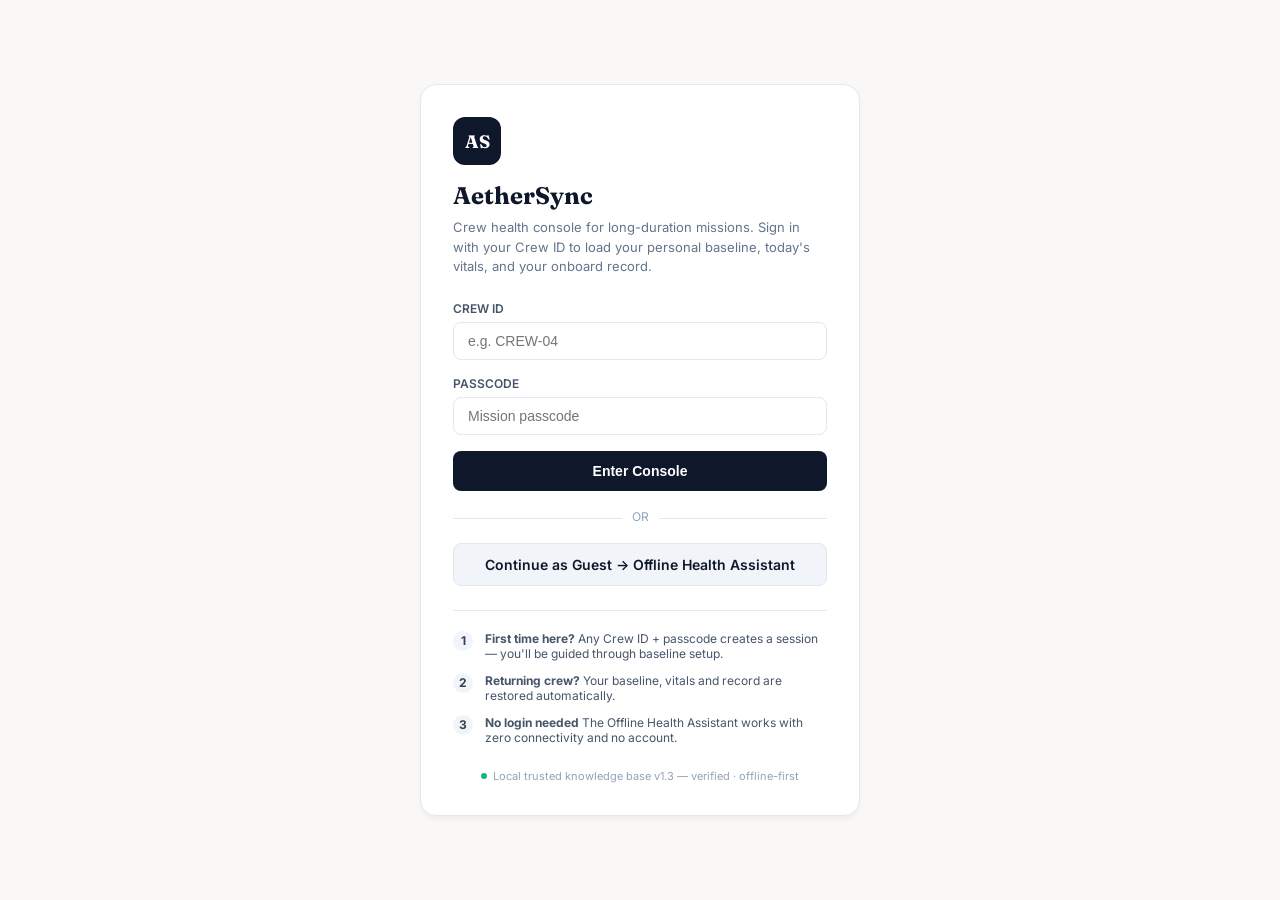
<file: index.html>
<!DOCTYPE html>
<html lang="en">
<head>
<meta charset="UTF-8">
<meta name="viewport" content="width=device-width, initial-scale=1">
<title>AetherSync — Crew Login</title>
<link rel="preconnect" href="https://fonts.googleapis.com">
<link rel="preconnect" href="https://fonts.gstatic.com" crossorigin>
<link href="https://fonts.googleapis.com/css2?family=Fraunces:wght@400;600;700&family=Inter:wght@400;500;600&display=swap" rel="stylesheet">
<style>
  :root {
    --bg: #F9F8F6;
    --card-bg: #FFFFFF;
    --text: #0F172A;
    --border: #E2E8F0;
    --green: #10B981;
    --red: #EF4444;
    --dark: #0F172A;
  }
  body {
    background-color: var(--bg);
    color: var(--text);
    font-family: 'Inter', sans-serif;
    margin: 0;
    padding: 0;
    display: flex;
    justify-content: center;
    align-items: center;
    min-height: 100vh;
  }
  .auth-shell {
    width: 100%;
    max-width: 440px;
    padding: 20px;
  }
  .auth-card {
    background: var(--card-bg);
    border: 1px solid var(--border);
    border-radius: 16px;
    padding: 32px;
    box-shadow: 0 4px 6px -1px rgba(0,0,0,0.05);
  }
  .auth-mark {
    width: 48px;
    height: 48px;
    background: var(--dark);
    color: white;
    font-family: 'Fraunces', serif;
    font-weight: 700;
    display: flex;
    align-items: center;
    justify-content: center;
    border-radius: 12px;
    margin-bottom: 16px;
    font-size: 18px;
  }
  .auth-title {
    font-family: 'Fraunces', serif;
    font-size: 24px;
    font-weight: 700;
    margin-bottom: 8px;
  }
  .auth-sub {
    font-size: 13px;
    color: #64748B;
    line-height: 1.5;
    margin-bottom: 24px;
  }
  .field {
    margin-bottom: 16px;
  }
  .field label {
    display: block;
    font-size: 12px;
    font-weight: 600;
    text-transform: uppercase;
    margin-bottom: 6px;
    color: #475569;
  }
  .field input {
    width: 100%;
    padding: 10px 14px;
    border: 1px solid var(--border);
    border-radius: 8px;
    font-size: 14px;
    box-sizing: border-box;
    outline: none;
    transition: border-color 0.2s;
  }
  .field input:focus {
    border-color: var(--dark);
  }
  .btn {
    width: 100%;
    background: var(--dark);
    color: white;
    border: none;
    padding: 12px;
    border-radius: 8px;
    font-weight: 600;
    font-size: 14px;
    cursor: pointer;
    text-align: center;
    display: block;
    text-decoration: none;
    box-sizing: border-box;
    margin-top: 16px;
    transition: opacity 0.2s;
  }
  .btn:hover {
    opacity: 0.9;
  }
  .btn-secondary {
    background: #F1F5F9;
    color: var(--text);
    border: 1px solid var(--border);
  }
  .auth-divider {
    text-align: center;
    border-bottom: 1px solid var(--border);
    line-height: 0.1em;
    margin: 24px 0;
  }
  .auth-divider span {
    background: var(--card-bg);
    padding: 0 10px;
    color: #94A3B8;
    font-size: 12px;
    text-transform: uppercase;
  }
  .error {
    font-size: 12px;
    margin-top: 8px;
    font-weight: 500;
  }
  .auth-hints {
    margin-top: 24px;
    border-top: 1px solid var(--border);
    padding-top: 20px;
  }
  .auth-hint-item {
    display: flex;
    gap: 12px;
    margin-bottom: 12px;
    font-size: 12px;
    color: #475569;
  }
  .ah-icon {
    width: 20px;
    height: 20px;
    background: #F1F5F9;
    border-radius: 50%;
    display: flex;
    align-items: center;
    justify-content: center;
    font-weight: 700;
    flex-shrink: 0;
    color: #334155;
  }
  .auth-footer {
    margin-top: 24px;
    text-align: center;
    font-size: 11px;
    color: #94A3B8;
    display: flex;
    align-items: center;
    justify-content: center;
    gap: 6px;
  }
  .auth-footer-dot {
    width: 6px;
    height: 6px;
    background: var(--green);
    border-radius: 50%;
  }
</style>
</head>
<body>

<div class="auth-shell">
  <div class="auth-card auth-card-wide">

    <!-- Brand mark -->
    <div class="auth-mark">AS</div>
    <div class="auth-title">AetherSync</div>
    <div class="auth-sub">
      Crew health console for long-duration missions. Sign in with your Crew ID
      to load your personal baseline, today's vitals, and your onboard record.
    </div>

    <!-- Login form -->
    <form id="loginForm" autocomplete="on">
      <div class="field">
        <label for="crewId">Crew ID</label>
        <input
          type="text"
          id="crewId"
          placeholder="e.g. CREW-04"
          autocomplete="username"
          required>
      </div>

      <div class="field">
        <label for="passcode">Passcode</label>
        <input
          type="password"
          id="passcode"
          placeholder="Mission passcode"
          autocomplete="current-password"
          required>
      </div>

      <button class="btn" type="submit">Enter Console</button>
      <div class="error" id="loginError"></div>
    </form>

    <!-- Divider -->
    <div class="auth-divider"><span>or</span></div>

    <!-- Guest access -->
    <a href="chatbot.html" class="btn btn-secondary">
      Continue as Guest → Offline Health Assistant
    </a>

    <!-- Info hints -->
    <div class="auth-hints">
      <div class="auth-hint-item">
        <span class="ah-icon">1</span>
        <div>
          <b>First time here?</b>
          <span>Any Crew ID + passcode creates a session — you'll be guided through baseline setup.</span>
        </div>
      </div>
      <div class="auth-hint-item">
        <span class="ah-icon">2</span>
        <div>
          <b>Returning crew?</b>
          <span>Your baseline, vitals and record are restored automatically.</span>
        </div>
      </div>
      <div class="auth-hint-item">
        <span class="ah-icon">3</span>
        <div>
          <b>No login needed</b>
          <span>The Offline Health Assistant works with zero connectivity and no account.</span>
        </div>
      </div>
    </div>

    <!-- Footer -->
    <div class="auth-footer">
      <span class="auth-footer-dot"></span>
      Local trusted knowledge base v1.3 — verified · offline-first
    </div>

  </div>
</div>

<script>
  /* ============================================================
     AETHER-SYNC (AS) CORE HELPER UTILITY
     ============================================================ */
  window.AS = {
    login: function(id, pass) {
      if (!id || !pass) return false;
      localStorage.setItem('aethersync_active_crew', id);
      return true;
    },
    hasBaseline: function(id) {
      // Check if baseline already exists in localStorage for this crew ID
      return localStorage.getItem('aethersync_baseline_' + id) !== null;
    }
  };

  /* ============================================================
     LAYER 1 — Login Logic
     ============================================================ */
  document.getElementById('loginForm').addEventListener('submit', function (e) {
    e.preventDefault();

    var idEl   = document.getElementById('crewId');
    var passEl = document.getElementById('passcode');
    var err    = document.getElementById('loginError');

    var id   = idEl.value.trim();
    var pass = passEl.value.trim();

    err.style.color = 'var(--red)';
    err.textContent = '';

    if (!id || !pass) {
      err.textContent = 'Please enter both a Crew ID and a passcode.';
      return;
    }

    if (window.AS.login(id, pass)) {
      err.style.color = 'var(--green)';
      err.textContent = 'Authenticated. Loading console…';

      setTimeout(function () {
        if (window.AS.hasBaseline(id)) {
          window.location.href = 'dashboard.html';
        } else {
          window.location.href = 'baseline.html';
        }
      }, 450);
    } else {
      err.textContent = 'Sign-in failed. Please try again.';
    }
  });
</script>
</body>
</html>
</file>
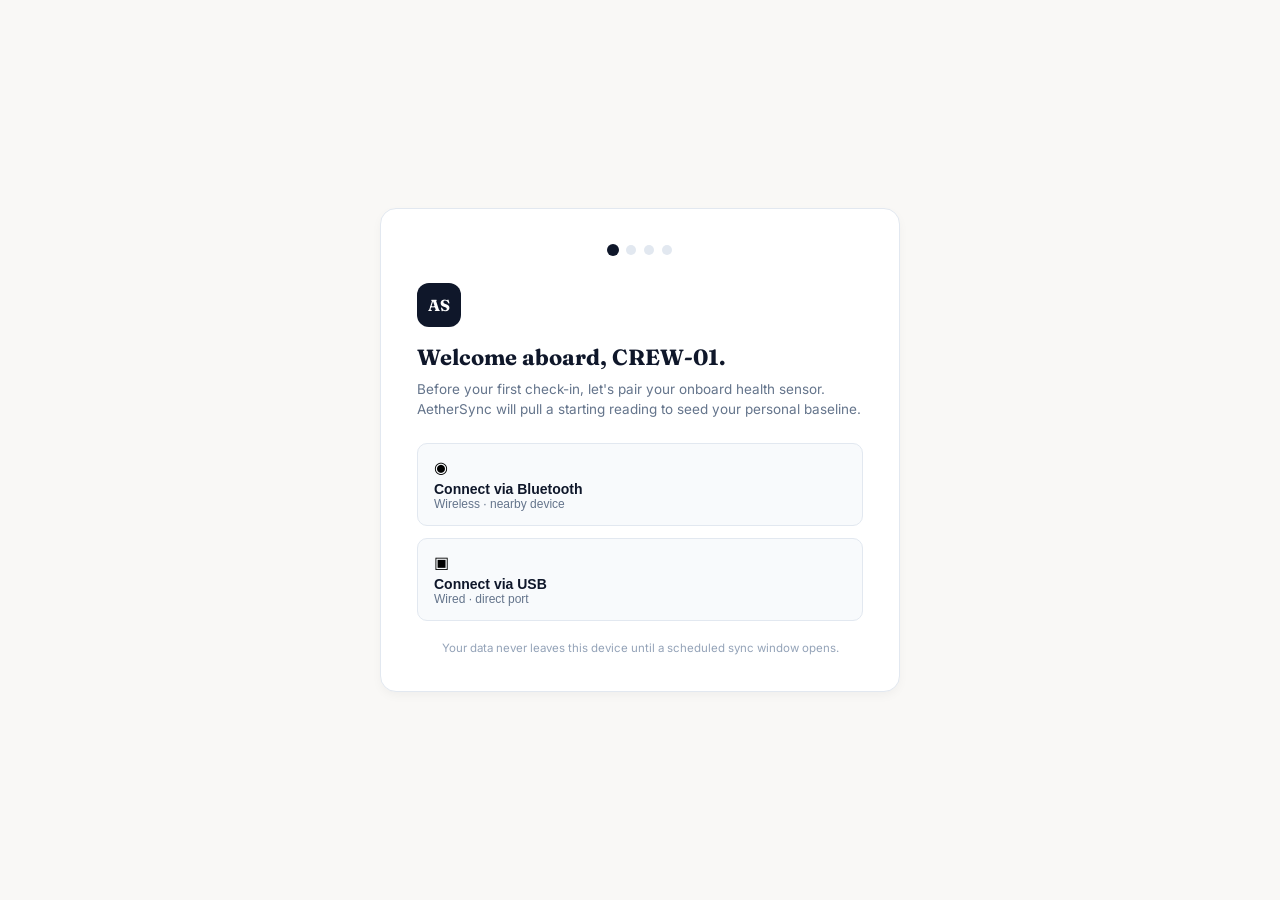
<file: baseline.html>
<!DOCTYPE html>
<html lang="en">
<head>
<meta charset="UTF-8">
<meta name="viewport" content="width=device-width, initial-scale=1">
<title>AetherSync — Sensor Onboarding</title>
<link rel="preconnect" href="https://fonts.googleapis.com">
<link rel="preconnect" href="https://fonts.gstatic.com" crossorigin>
<link href="https://fonts.googleapis.com/css2?family=Fraunces:wght@400;600;700&family=Inter:wght@400;500;600&display=swap" rel="stylesheet">
<style>
  :root {
    --bg: #F9F8F6;
    --card-bg: #FFFFFF;
    --text: #0F172A;
    --border: #E2E8F0;
    --green: #10B981;
    --dark: #0F172A;
    --accent: #3B82F6;
  }
  body {
    background-color: var(--bg);
    color: var(--text);
    font-family: 'Inter', sans-serif;
    margin: 0;
    padding: 0;
    display: flex;
    justify-content: center;
    align-items: center;
    min-height: 100vh;
  }
  .ob-shell {
    width: 100%;
    max-width: 520px;
    padding: 20px;
  }
  .ob-card {
    background: var(--card-bg);
    border: 1px solid var(--border);
    border-radius: 16px;
    padding: 36px;
    box-shadow: 0 4px 12px -2px rgba(0,0,0,0.05);
    position: relative;
  }
  .ob-progress {
    display: flex;
    gap: 8px;
    justify-content: center;
    margin-bottom: 28px;
  }
  .ob-dot {
    width: 10px;
    height: 10px;
    border-radius: 50%;
    background: #E2E8F0;
    transition: all 0.3s ease;
  }
  .ob-dot.active {
    background: var(--dark);
    transform: scale(1.2);
  }
  .ob-dot.done {
    background: var(--green);
  }
  .ob-mark {
    width: 44px;
    height: 44px;
    background: var(--dark);
    color: white;
    font-family: 'Fraunces', serif;
    font-weight: 700;
    display: flex;
    align-items: center;
    justify-content: center;
    border-radius: 12px;
    margin-bottom: 16px;
    font-size: 16px;
  }
  .ob-mark.small {
    width: 36px;
    height: 36px;
    background: #ECFDF5;
    color: var(--green);
    font-size: 18px;
  }
  .ob-title {
    font-family: 'Fraunces', serif;
    font-size: 22px;
    font-weight: 700;
    margin-bottom: 8px;
  }
  .ob-sub {
    font-size: 13.5px;
    color: #64748B;
    line-height: 1.5;
    margin-bottom: 24px;
  }
  .connect-opts {
    display: flex;
    flex-direction: column;
    gap: 12px;
    margin-bottom: 20px;
  }
  .connect-btn {
    display: flex;
    flex-direction: column;
    align-items: flex-start;
    padding: 14px 16px;
    background: #F8FAFC;
    border: 1px solid var(--border);
    border-radius: 10px;
    cursor: pointer;
    text-align: left;
    transition: all 0.2s;
  }
  .connect-btn:hover {
    border-color: var(--dark);
    background: #F1F5F9;
  }
  .cb-icon {
    font-size: 16px;
    margin-bottom: 4px;
  }
  .cb-label {
    font-weight: 600;
    font-size: 14px;
    color: var(--text);
  }
  .cb-sub {
    font-size: 12px;
    color: #64748B;
  }
  .ob-hint {
    font-size: 11.5px;
    color: #94A3B8;
    text-align: center;
  }
  
  /* STEP 2 ANIMATIONS */
  .ob-connecting {
    position: relative;
    width: 64px;
    height: 64px;
    margin: 0 auto 20px auto;
    display: flex;
    align-items: center;
    justify-content: center;
  }
  .pulse-core {
    width: 32px;
    height: 32px;
    background: var(--dark);
    color: white;
    border-radius: 50%;
    display: flex;
    align-items: center;
    justify-content: center;
    z-index: 2;
  }
  .pulse-ring {
    position: absolute;
    width: 100%;
    height: 100%;
    border-radius: 50%;
    border: 2px solid var(--dark);
    animation: pulse 2s infinite ease-out;
    opacity: 0;
  }
  .pulse-ring.delay1 { animation-delay: 0.5s; }
  .pulse-ring.delay2 { animation-delay: 1s; }
  @keyframes pulse {
    0% { transform: scale(0.3); opacity: 0.8; }
    100% { transform: scale(1.5); opacity: 0; }
  }
  .reading-list {
    margin: 20px 0;
    display: flex;
    flex-direction: column;
    gap: 8px;
  }
  .reading-row {
    display: flex;
    align-items: center;
    padding: 10px 14px;
    background: #F8FAFC;
    border: 1px solid var(--border);
    border-radius: 8px;
    font-size: 13px;
    opacity: 0;
    transform: translateY(6px);
    transition: all 0.4s ease-out;
  }
  .reading-row.in {
    opacity: 1;
    transform: translateY(0);
  }
  .rr-dot {
    width: 8px;
    height: 8px;
    background: var(--green);
    border-radius: 50%;
    margin-right: 10px;
  }
  .rr-label { flex: 1; color: #475569; }
  .rr-value { font-weight: 700; font-family: monospace; font-size: 14px; }
  .stream-status {
    font-size: 12px;
    color: var(--green);
    font-weight: 600;
    text-align: center;
    min-height: 20px;
  }

  /* STEP 3 AM/PM */
  .period-row {
    display: grid;
    grid-template-cols: 1fr 1fr;
    gap: 12px;
    margin-bottom: 24px;
  }
  .period-opt {
    padding: 16px;
    border: 1px solid var(--border);
    border-radius: 10px;
    cursor: pointer;
    text-align: center;
    transition: all 0.2s;
    background: #F8FAFC;
  }
  .period-opt:hover {
    border-color: var(--dark);
  }
  .period-opt.active {
    border-color: var(--dark);
    background: var(--dark);
    color: white;
  }
  .po-icon { font-size: 20px; margin-bottom: 4px; }
  .po-label { font-weight: 600; font-size: 14px; }
  .po-time { font-size: 11px; opacity: 0.7; margin-top: 2px; }

  .btn {
    width: 100%;
    background: var(--dark);
    color: white;
    border: none;
    padding: 12px;
    border-radius: 8px;
    font-weight: 600;
    font-size: 14px;
    cursor: pointer;
    transition: opacity 0.2s;
  }
  .btn:disabled {
    opacity: 0.4;
    cursor: not-allowed;
  }

  /* STEP 4 SUCCESS */
  .ob-success-mark {
    width: 54px;
    height: 54px;
    background: #ECFDF5;
    color: var(--green);
    border-radius: 50%;
    display: flex;
    align-items: center;
    justify-content: center;
    font-size: 24px;
    font-weight: 700;
    margin: 0 auto 16px auto;
  }
  .ob-redirect {
    font-size: 12px;
    color: #64748B;
    margin-top: 16px;
    text-align: center;
  }

  /* PERMISSION OVERLAY MODAL */
  .permission-overlay {
    position: fixed;
    inset: 0;
    background: rgba(15, 23, 42, 0.4);
    backdrop-filter: blur(4px);
    display: none;
    align-items: center;
    justify-content: center;
    z-index: 999;
  }
  .permission-overlay.show {
    display: flex;
  }
  .permission-box {
    background: white;
    border-radius: 14px;
    padding: 24px;
    width: 90%;
    max-width: 380px;
    box-shadow: 0 10px 25px -5px rgba(0,0,0,0.1);
  }
  .pt { font-weight: 700; font-size: 15px; margin-bottom: 8px; }
  .ps { font-size: 13px; color: #475569; line-height: 1.4; margin-bottom: 20px; }
  .permission-actions {
    display: flex;
    justify-content: flex-end;
    gap: 8px;
  }
  .permission-actions button {
    padding: 8px 16px;
    border-radius: 6px;
    font-size: 13px;
    font-weight: 600;
    border: 1px solid var(--border);
    background: white;
    cursor: pointer;
  }
  .permission-actions button.allow {
    background: var(--dark);
    color: white;
    border: none;
  }
</style>
</head>
<body>

<div class="ob-shell">
  <div class="ob-card">

    <!-- Progress dots -->
    <div class="ob-progress" id="obProgress">
      <span class="ob-dot active" data-step="1"></span>
      <span class="ob-dot" data-step="2"></span>
      <span class="ob-dot" data-step="3"></span>
      <span class="ob-dot" data-step="4"></span>
    </div>

    <!-- ============ STEP 1: INTRO + CONNECT ============ -->
    <div class="ob-step" id="obStep1">
      <div class="ob-mark">AS</div>
      <div class="ob-title">Welcome aboard, <span id="crewName">crew</span>.</div>
      <div class="ob-sub">
        Before your first check-in, let's pair your onboard health sensor.
        AetherSync will pull a starting reading to seed your personal baseline.
      </div>

      <div class="connect-opts">
        <button class="connect-btn" id="btnBluetooth">
          <span class="cb-icon">◉</span>
          <span class="cb-label">Connect via Bluetooth</span>
          <span class="cb-sub">Wireless · nearby device</span>
        </button>
        <button class="connect-btn" id="btnUsb">
          <span class="cb-icon">▣</span>
          <span class="cb-label">Connect via USB</span>
          <span class="cb-sub">Wired · direct port</span>
        </button>
      </div>

      <div class="ob-hint">
        Your data never leaves this device until a scheduled sync window opens.
      </div>
    </div>

    <!-- ============ STEP 2: PAIRING + STREAMING ============ -->
    <div class="ob-step" id="obStep2" style="display:none;">
      <div class="ob-connecting">
        <div class="pulse-ring"></div>
        <div class="pulse-ring delay1"></div>
        <div class="pulse-ring delay2"></div>
        <div class="pulse-core">◉</div>
      </div>
      <div class="ob-title" id="obStep2Title">Pairing via <span id="methodLabel">Bluetooth</span>…</div>
      <div class="ob-sub" id="obStep2Sub">
        Establishing a secure channel with your onboard health sensor.
      </div>

      <div class="reading-list" id="readingList"></div>
      <div class="stream-status" id="streamStatus"></div>
    </div>

    <!-- ============ STEP 3: AM/PM ============ -->
    <div class="ob-step" id="obStep3" style="display:none;">
      <div class="ob-mark small">✓</div>
      <div class="ob-title">Readings received.</div>
      <div class="ob-sub">When was this reading taken?</div>

      <div class="period-row">
        <div class="period-opt" id="periodAM">
          <div class="po-icon">☀</div>
          <div class="po-label">Morning</div>
          <div class="po-time">AM · 06:00–12:00</div>
        </div>
        <div class="period-opt" id="periodPM">
          <div class="po-icon">☾</div>
          <div class="po-label">Evening</div>
          <div class="po-time">PM · 18:00–24:00</div>
        </div>
      </div>

      <button class="btn" id="saveBaselineBtn" disabled>Save Baseline &amp; Continue</button>
    </div>

    <!-- ============ STEP 4: SUCCESS ============ -->
    <div class="ob-step" id="obStep4" style="display:none;">
      <div class="ob-success-mark">✓</div>
      <div class="ob-title">Baseline recorded.</div>
      <div class="ob-sub" id="obFinalMsg">
        Your reading is now your personal baseline.
      </div>
      <div class="ob-redirect">
        Opening your dashboard…
      </div>
    </div>

  </div>
</div>

<!-- ============ PERMISSION OVERLAY ============ -->
<div class="permission-overlay" id="permOverlay">
  <div class="permission-box">
    <div class="pt" id="permTitle">aethersync.app wants to connect</div>
    <div class="ps" id="permText">Allow this site to pair with a nearby health-sensor device and read live vitals?</div>
    <div class="permission-actions">
      <button id="permBlock">Block</button>
      <button class="allow" id="permAllow">Allow</button>
    </div>
  </div>
</div>

<script>
/* ============================================================
   AETHER-SYNC (AS) GLOBAL HELPER SERVICES
   ============================================================ */
window.AS = {
  currentCrewId: function() {
    return localStorage.getItem('aethersync_active_crew') || 'CREW-01';
  },
  simulateReading: function() {
    return {
      restingHR: Math.floor(65 + Math.random() * 8),
      spo2: (98 + Math.random() * 1.5).toFixed(1),
      sleepHours: (7 + Math.random() * 1.5).toFixed(1)
    };
  },
  saveBaseline: function(crewId, data) {
    localStorage.setItem('aethersync_baseline_' + crewId, JSON.stringify(data));
  },
  saveSensorReading: function(crewId, reading) {
    localStorage.setItem('aethersync_last_reading_' + crewId, JSON.stringify(reading));
  }
};

/* ============================================================
   LAYER 2 — Baseline Sensor Onboarding Stepper
   ============================================================ */
console.log('[AetherSync] Baseline page loaded');

var crewId = window.AS.currentCrewId();
var crewNameEl = document.getElementById('crewName');
if (crewNameEl) crewNameEl.textContent = crewId;

var pendingMethod = null;
var overlay = document.getElementById('permOverlay');
var reading = null;
var period = null;

/* ---------- Step Navigation ---------- */
function showStep(n) {
  for (var i = 1; i <= 4; i++) {
    var el = document.getElementById('obStep' + i);
    if (el) el.style.display = (i === n) ? 'block' : 'none';
  }
  var dots = document.querySelectorAll('.ob-dot');
  for (var j = 0; j < dots.length; j++) {
    var stepNum = parseInt(dots[j].getAttribute('data-step'), 10);
    dots[j].classList.toggle('active', stepNum === n);
    dots[j].classList.toggle('done', stepNum < n);
  }
}

/* ---------- Permission Overlay Popup ---------- */
function askPermission(method) {
  console.log('[AetherSync] askPermission:', method);
  pendingMethod = method;

  var titleEl = document.getElementById('permTitle');
  var textEl = document.getElementById('permText');

  if (method === 'bluetooth') {
    titleEl.textContent = 'aethersync.app wants to pair via Bluetooth';
    textEl.textContent = 'Allow this site to connect to your health-sensor device and read live vitals (heart rate, SpO₂, sleep)?';
  } else {
    titleEl.textContent = 'aethersync.app wants to access a USB device';
    textEl.textContent = 'Allow this site to access a connected USB health-sensor device and read live vitals (heart rate, SpO₂, sleep)?';
  }

  overlay.classList.add('show');
}

/* ---------- Connect buttons ---------- */
var btnBt = document.getElementById('btnBluetooth');
var btnUsb = document.getElementById('btnUsb');
if (btnBt) btnBt.addEventListener('click', function () { askPermission('bluetooth'); });
if (btnUsb) btnUsb.addEventListener('click', function () { askPermission('usb'); });

/* ---------- Block Permission ---------- */
var permBlock = document.getElementById('permBlock');
if (permBlock) {
  permBlock.addEventListener('click', function () {
    overlay.classList.remove('show');
    pendingMethod = null;
    console.log('[AetherSync] Permission blocked');
  });
}

/* ---------- Allow → Stream Sensor Readings ---------- */
var permAllow = document.getElementById('permAllow');
if (permAllow) {
  permAllow.addEventListener('click', function () {
    console.log('[AetherSync] Permission allowed, method:', pendingMethod);
    overlay.classList.remove('show');
    if (!pendingMethod) return;

    var methodLabel = document.getElementById('methodLabel');
    if (methodLabel) {
      methodLabel.textContent = pendingMethod === 'bluetooth' ? 'Bluetooth' : 'USB';
    }
    showStep(2);

    var readingList = document.getElementById('readingList');
    var streamStatus = document.getElementById('streamStatus');
    var step2Title = document.getElementById('obStep2Title');
    var step2Sub = document.getElementById('obStep2Sub');

    readingList.innerHTML = '';
    streamStatus.textContent = '';

    /* Phase 1: pairing */
    setTimeout(function () {
      step2Title.innerHTML = 'Receiving sensor data…';
      step2Sub.textContent = 'Streaming live vitals from your onboard health sensor. Hold steady.';
    }, 1200);

    /* Phase 2: stream rows */
    setTimeout(function () {
      reading = window.AS.simulateReading();
      console.log('[AetherSync] Simulated reading:', reading);

      var rows = [
        { label: 'Resting Heart Rate', value: reading.restingHR + ' bpm' },
        { label: 'Blood Oxygen (SpO₂)', value: reading.spo2 + '%' },
        { label: 'Sleep Duration (last night)', value: reading.sleepHours + ' h' }
      ];

      rows.forEach(function (r, i) {
        setTimeout(function () {
          var row = document.createElement('div');
          row.className = 'reading-row';
          row.innerHTML =
            '<span class="rr-dot"></span>' +
            '<span class="rr-label">' + r.label + '</span>' +
            '<span class="rr-value">' + r.value + '</span>';
          readingList.appendChild(row);
          void row.offsetWidth;
          row.classList.add('in');

          if (i === rows.length - 1) {
            streamStatus.innerHTML =
              '<span class="ss-check">✓</span> All readings received and stored.';
            setTimeout(function () { showStep(3); }, 900);
          }
        }, i * 700);
      });
    }, 2000);
  });
}

/* ---------- AM/PM Period Selection ---------- */
function selectPeriod(p) {
  period = p;
  var amEl = document.getElementById('periodAM');
  var pmEl = document.getElementById('periodPM');
  if (amEl) amEl.classList.toggle('active', p === 'AM');
  if (pmEl) pmEl.classList.toggle('active', p === 'PM');
  var saveBtn = document.getElementById('saveBaselineBtn');
  if (saveBtn) saveBtn.disabled = false;
}

var periodAM = document.getElementById('periodAM');
var periodPM = document.getElementById('periodPM');
if (periodAM) periodAM.addEventListener('click', function () { selectPeriod('AM'); });
if (periodPM) periodPM.addEventListener('click', function () { selectPeriod('PM'); });

/* ---------- Save Baseline and Redirect ---------- */
var saveBtn = document.getElementById('saveBaselineBtn');
if (saveBtn) {
  saveBtn.addEventListener('click', function () {
    if (!reading || !period) {
      alert('Please complete the reading and select AM/PM.');
      return;
    }

    console.log('[AetherSync] Saving baseline...');

    var data = {
      restingHR: reading.restingHR,
      spo2: reading.spo2,
      sleepHours: reading.sleepHours,
      period: period,
      notes: '',
      createdAt: new Date().toISOString()
    };

    window.AS.saveBaseline(crewId, data);
    window.AS.saveSensorReading(crewId, reading);

    var finalMsg = document.getElementById('obFinalMsg');
    if (finalMsg) {
      finalMsg.textContent =
        'Your ' + (period === 'AM' ? 'morning' : 'evening') +
        ' reading is now your personal baseline.';
    }

    showStep(4);

    setTimeout(function () {
      window.location.href = 'dashboard.html';
    }, 2000);
  });
}

/* ---------- Kickoff ---------- */
showStep(1);
console.log('[AetherSync] Baseline page ready ✅');
</script>
</body>
</html>
</file>
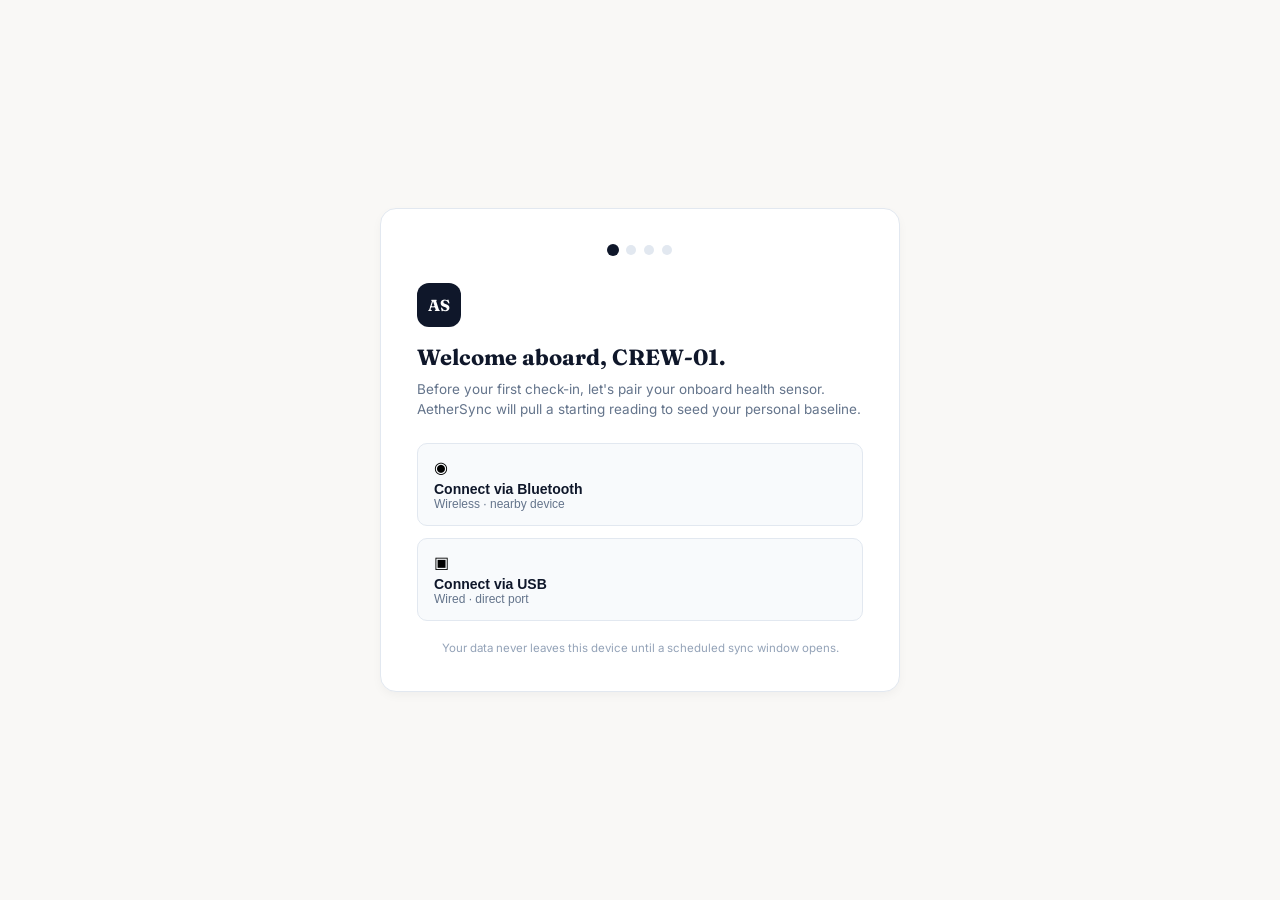
<file: dashboard.html>
<!DOCTYPE html>
<html lang="en">
<head>
<meta charset="UTF-8">
<meta name="viewport" content="width=device-width, initial-scale=1, viewport-fit=cover">
<title>AetherSync — Dashboard</title>
<link rel="preconnect" href="https://fonts.googleapis.com">
<link rel="preconnect" href="https://fonts.gstatic.com" crossorigin>
<link href="https://fonts.googleapis.com/css2?family=Fraunces:wght@400;600;700&family=Inter:wght@400;500;600&display=swap" rel="stylesheet">
<style>
  :root {
    --bg: #F9F8F6;
    --card-bg: #FFFFFF;
    --ink: #0F172A;
    --ink-dim: #64748B;
    --ink-faint: #94A3B8;
    --border: #E2E8F0;
    --green: #10B981;
    --yellow: #F59E0B;
    --red: #EF4444;
    --dark: #0F172A;
    --cyan: #38BDF8;
  }
  body {
    background-color: var(--bg);
    color: var(--ink);
    font-family: 'Inter', sans-serif;
    margin: 0;
    padding: 0;
  }
  .wrap { max-width: 1100px; margin: 0 auto; padding: 20px; }
  .top { display: flex; justify-content: space-between; align-items: center; border-bottom: 1px solid var(--border); padding-bottom: 16px; margin-bottom: 24px; }
  .brand { display: flex; align-items: center; gap: 10px; text-decoration: none; color: var(--ink); }
  .brand-mark { width: 36px; height: 36px; background: var(--dark); color: white; font-family: 'Fraunces', serif; font-weight: 700; display: flex; align-items: center; justify-content: center; border-radius: 8px; font-size: 14px; }
  .brand-name { font-family: 'Fraunces', serif; font-weight: 700; font-size: 18px; }
  .nav-links { display: flex; align-items: center; gap: 16px; font-size: 13px; font-weight: 600; }
  .nav-crew { color: var(--ink-dim); font-family: monospace; font-size: 12px; background: #F1F5F9; padding: 4px 8px; border-radius: 6px; }
  .nav-links a { text-decoration: none; color: var(--ink-dim); }
  .nav-links a.current, .nav-links a:hover { color: var(--ink); }

  .status-hero { background: var(--card-bg); border: 1px solid var(--border); border-radius: 14px; padding: 20px 24px; display: flex; align-items: center; gap: 20px; margin-bottom: 24px; box-shadow: 0 2px 4px rgba(0,0,0,0.02); }
  .status-dot { width: 12px; height: 12px; background: var(--green); border-radius: 50%; flex-shrink: 0; }
  .status-text { flex: 1; }
  .status-label { font-size: 11px; font-family: monospace; color: var(--ink-dim); text-transform: uppercase; margin-bottom: 2px; }
  .status-title { font-size: 16px; font-weight: 700; margin-bottom: 2px; }
  .status-desc { font-size: 13px; color: var(--ink-dim); }
  .status-action { font-size: 12px; background: #F8FAFC; border: 1px solid var(--border); padding: 10px 14px; border-radius: 8px; max-width: 240px; }
  .status-action .k { display: block; font-size: 10px; font-family: monospace; color: var(--ink-dim); text-transform: uppercase; margin-bottom: 2px; }

  .grid { display: grid; grid-template-columns: 1.6fr 1fr; gap: 24px; }
  @media(max-width: 768px) { .grid { grid-template-columns: 1fr; } }

  .panel { background: var(--card-bg); border: 1px solid var(--border); border-radius: 14px; padding: 20px; margin-bottom: 24px; box-shadow: 0 2px 4px rgba(0,0,0,0.02); }
  .panel-head { display: flex; justify-content: space-between; align-items: center; margin-bottom: 16px; border-bottom: 1px solid #F1F5F9; padding-bottom: 10px; }
  .panel-title { font-size: 13px; font-weight: 700; text-transform: uppercase; font-family: monospace; color: var(--ink-dim); }
  .panel-note { font-size: 11px; font-family: monospace; color: var(--ink-faint); }

  /* 3D HOLOGRAPHIC BODY STYLES */
  .hologram-box { background: #0F172A; border-radius: 12px; padding: 20px; color: white; position: relative; overflow: hidden; border: 1px solid #1E293B; margin-bottom: 16px; }
  .holo-header { display: flex; justify-content: space-between; align-items: center; margin-bottom: 15px; font-size: 11px; font-family: monospace; color: var(--cyan); border-bottom: 1px solid #1E293B; padding-bottom: 8px; }
  .holo-body-layout { display: flex; gap: 20px; align-items: center; justify-content: center; }
  @media(max-width: 500px) { .holo-body-layout { flex-direction: column; } }
  
  .organ-selector { display: flex; flex-direction: column; gap: 6px; width: 100%; max-width: 180px; }
  .organ-btn { background: #1E293B; border: 1px solid #334155; color: #94A3B8; padding: 8px 12px; border-radius: 8px; cursor: pointer; font-size: 11px; font-family: monospace; text-align: left; transition: all 0.2s; display: flex; justify-content: space-between; align-items: center; }
  .organ-btn:hover { border-color: var(--cyan); color: white; }
  .organ-btn.active { background: #0284C7; color: white; border-color: var(--cyan); font-weight: bold; }
  .organ-status-dot { width: 6px; height: 6px; border-radius: 50%; background: var(--green); }
  .organ-status-dot.warn { background: var(--yellow); }

  .organ-details { background: #1E293B; border: 1px solid #334155; padding: 12px; border-radius: 8px; font-size: 12px; margin-top: 12px; color: #CBD5E1; line-height: 1.5; font-family: monospace; }

  .connect-opts { display: flex; gap: 10px; margin-bottom: 12px; }
  .connect-btn { display: flex; flex-direction: column; align-items: flex-start; padding: 12px 14px; background: #F8FAFC; border: 1px solid var(--border); border-radius: 10px; cursor: pointer; text-align: left; transition: all 0.2s; }
  .connect-btn:hover { border-color: var(--dark); background: #F1F5F9; }
  .cb-icon { font-size: 16px; margin-bottom: 2px; }
  .cb-label { font-weight: 600; font-size: 13px; }
  .cb-sub { font-size: 11px; color: var(--ink-dim); }
  .sensor-mini { display: flex; gap: 16px; font-size: 12px; font-family: monospace; background: #F8FAFC; padding: 10px 14px; border-radius: 8px; border: 1px solid var(--border); margin-top: 10px; }
  .sensor-line { display: flex; gap: 6px; }

  .vitals { display: grid; grid-template-columns: 1fr 1fr 1fr; gap: 12px; margin-bottom: 16px; }
  @media(max-width: 600px) { .vitals { grid-template-columns: 1fr 1fr; } }
  .vital { background: #F8FAFC; border: 1px solid var(--border); border-radius: 10px; padding: 12px; }
  .vital-name { font-size: 11px; color: var(--ink-dim); margin-bottom: 4px; font-weight: 500; }
  .vital-val { font-size: 18px; font-weight: 700; font-family: monospace; margin-bottom: 4px; }
  .vital-delta { font-size: 11px; font-family: monospace; font-weight: 600; margin-bottom: 8px; }
  .vital-delta.flat { color: var(--ink-dim); }
  .vital-delta.up { color: var(--yellow); }
  .vital-delta.bad { color: var(--red); }
  .vital-bar { height: 4px; background: #E2E8F0; border-radius: 2px; overflow: hidden; }
  .vital-bar i { display: block; height: 100%; border-radius: 2px; transition: width 0.3s; }

  .baseline-row { display: flex; flex-wrap: wrap; gap: 8px; font-size: 11px; font-family: monospace; }
  .pill { background: #F1F5F9; border: 1px solid var(--border); padding: 4px 8px; border-radius: 6px; color: var(--ink-dim); }

  .flow-step { font-size: 13px; }
  .flow-status-ok { color: var(--green); font-weight: 600; display: flex; align-items: center; gap: 6px; margin-bottom: 12px; }
  .dot-ok { width: 8px; height: 8px; background: var(--green); border-radius: 50%; }
  .flow-q { font-weight: 600; margin-bottom: 12px; }
  .symptom-chips { display: flex; flex-wrap: wrap; gap: 8px; margin-bottom: 12px; }
  .chip { background: #F8FAFC; border: 1px solid var(--border); padding: 8px 14px; border-radius: 8px; font-size: 12px; cursor: pointer; transition: all 0.2s; }
  .chip:hover { border-color: var(--dark); }
  .chip.chip-active { background: var(--dark); color: white; border-color: var(--dark); }
  textarea { width: 100%; padding: 10px; border: 1px solid var(--border); border-radius: 8px; font-size: 13px; box-sizing: border-box; resize: vertical; min-height: 70px; margin-bottom: 12px; outline: none; }
  textarea:focus { border-color: var(--dark); }

  .btn { width: 100%; background: var(--dark); color: white; border: none; padding: 11px; border-radius: 8px; font-weight: 600; font-size: 13px; cursor: pointer; text-align: center; }
  .btn.secondary { background: #F1F5F9; color: var(--ink); border: 1px solid var(--border); }
  .btn:hover { opacity: 0.9; }

  .res-head { font-weight: 700; font-size: 14px; margin-bottom: 6px; }
  .res-head.ok { color: var(--green); }
  .res-head.warn { color: var(--yellow); }
  .res-head.nf { color: var(--red); }
  .res-body { font-size: 13px; color: var(--ink-dim); line-height: 1.5; margin-bottom: 8px; }
  .res-src { font-size: 11px; font-family: monospace; color: var(--ink-faint); margin-top: 8px; }
  .saved-note { font-size: 12px; color: var(--green); margin-top: 10px; font-weight: 500; }
  .saved-check { font-weight: bold; }

  .index-card { background: #F8FAFC; border: 1px solid var(--border); border-radius: 10px; padding: 14px; margin-top: 14px; font-size: 12px; }
  .index-card-head { display: flex; justify-content: space-between; align-items: center; margin-bottom: 10px; border-bottom: 1px solid var(--border); padding-bottom: 6px; }
  .idx-label { font-weight: 700; font-family: monospace; }
  .idx-status { padding: 2px 6px; border-radius: 4px; font-size: 10px; font-family: monospace; font-weight: 700; }
  .idx-status-ok { background: #ECFDF5; color: var(--green); }
  .idx-status-watch { background: #FEF3C7; color: var(--yellow); }
  .index-grid { display: grid; grid-template-columns: 1fr 1fr; gap: 6px; margin-bottom: 10px; }
  .idx-row { display: flex; justify-content: space-between; }
  .idx-key { color: var(--ink-dim); }
  .idx-val { font-weight: 600; }
  .idx-mono { font-family: monospace; }
  .index-line-wrap { background: white; border: 1px solid var(--border); padding: 8px; border-radius: 6px; margin-bottom: 8px; }
  .idx-line-label { font-size: 10px; color: var(--ink-faint); margin-bottom: 2px; }
  .idx-line { font-family: monospace; font-size: 11px; font-weight: bold; word-break: break-all; }
  .index-loc { font-size: 10px; color: var(--ink-faint); display: flex; align-items: center; gap: 4px; }

  .test-suggest { background: #FEF3C7; border: 1px solid #FDE68A; padding: 12px; border-radius: 8px; margin-top: 12px; font-size: 12px; color: #92400E; }
  .ts-head { font-weight: 700; margin-bottom: 2px; }
  .ts-body { margin-bottom: 4px; }
  .ts-hint { font-size: 11px; opacity: 0.8; }
  .upload-row { display: flex; gap: 10px; align-items: center; margin-top: 8px; }
  .upload-status { font-size: 12px; margin-top: 6px; font-family: monospace; }

  .game-block { background: #F8FAFC; border: 1px solid var(--border); border-radius: 10px; padding: 12px; margin-bottom: 12px; font-size: 12px; }
  .game-label { font-weight: 700; margin-bottom: 6px; }
  .voice-sentence { font-style: italic; color: var(--ink-dim); margin-bottom: 8px; }
  .puzzle-opts { display: grid; grid-template-columns: 1fr 1fr; gap: 6px; margin-top: 6px; }
  .puzzle-opt { background: white; border: 1px solid var(--border); padding: 8px; border-radius: 6px; cursor: pointer; text-align: center; }
  .puzzle-opt.selected { background: var(--dark); color: white; border-color: var(--dark); }
  .numgame-grid { display: grid; grid-template-columns: repeat(10, 1fr); gap: 4px; margin: 8px 0; }
  .numgame-cell { background: white; border: 1px solid var(--border); aspect-ratio: 1; display: flex; align-items: center; justify-content: center; font-size: 11px; font-family: monospace; cursor: pointer; border-radius: 4px; }
  .numgame-cell.found { background: var(--green); color: white; font-weight: bold; }
  .numgame-cell.miss { background: var(--red); color: white; }
  .numgame-status { display: flex; justify-content: space-between; font-size: 11px; font-family: monospace; color: var(--ink-dim); margin-top: 6px; }
  .link-btn { background: none; border: none; color: var(--dark); font-size: 12px; font-weight: 600; cursor: pointer; text-decoration: underline; padding: 0; }

  .recent-row { padding: 8px 0; border-bottom: 1px solid #F1F5F9; font-size: 12px; }
  .recent-line { display: flex; justify-content: space-between; margin-bottom: 2px; }
  .recent-sub { font-size: 11px; color: var(--ink-faint); font-family: monospace; }

  .sync { display: flex; justify-content: space-between; align-items: center; border-top: 1px solid var(--border); padding-top: 16px; margin-top: 20px; font-size: 11px; font-family: monospace; color: var(--ink-dim); }
  .live { display: flex; align-items: center; gap: 6px; }
  .live i { width: 6px; height: 6px; background: var(--green); border-radius: 50%; display: inline-block; }
</style>
</head>
<body>
<div class="wrap">
  <nav class="top">
    <a class="brand" href="dashboard.html">
      <div class="brand-mark">AS</div>
      <div class="brand-name">AetherSync</div>
    </a>
    <div class="nav-links">
      <span class="nav-crew" id="navCrew"></span>
      <a href="dashboard.html" class="current">Dashboard</a>
      <a href="chatbot.html">Assistant</a>
      <a href="#" id="logoutLink">Log out</a>
    </div>
  </nav>

  <div class="status-hero">
    <div class="status-dot" id="statusDot"></div>
    <div class="status-text">
      <div class="status-label">Current Status</div>
      <div class="status-title" id="statusTitle">Normal — within personal baseline</div>
      <div class="status-desc" id="statusDesc">All vitals are within your adjusted personal range.</div>
    </div>
    <div class="status-action">
      <span class="k">Recommended Action</span>
      <span id="statusAction">Continue routine monitoring.</span>
    </div>
  </div>

  <div class="grid">
    <div>
      <!-- 3D HOLOGRAPHIC BODY VISUALIZER PANEL -->
      <div class="panel">
        <div class="panel-head">
          <div class="panel-title">Interactive 3D Holographic Body Visualizer</div>
          <div class="panel-note">NASA-STD-3001 Model</div>
        </div>
        
        <div class="hologram-box">
          <div class="holo-header">
            <span>BIOMETRIC MESH: ACTIVE</span>
            <span style="color: var(--green);">● SYSTEM NOMINAL</span>
          </div>

          <div class="holo-body-layout">
            <!-- SVG Full Body Model with Interactive Glow Nodes -->
            <div style="position: relative; text-align: center;">
              <svg viewBox="0 0 180 340" style="width: 130px; height: 240px; filter: drop-shadow(0 0 8px rgba(56,189,248,0.3));">
                <!-- Outer Body Wireframe -->
                <path d="M90 15 C105 15 115 28 115 42 C115 56 105 68 90 68 C75 68 65 56 65 42 C65 28 75 15 90 15 Z" fill="none" stroke="#38BDF8" stroke-width="1.5" stroke-dasharray="2 2" opacity="0.7"/>
                <path d="M55 78 L125 78 L138 140 L125 240 L110 310 L98 310 L98 210 L82 210 L82 310 L70 310 L55 240 L42 140 Z" fill="none" stroke="#38BDF8" stroke-width="1.5" opacity="0.5"/>
                
                <!-- Interactive Body Hotspots -->
                <circle id="spot-brain" cx="90" cy="42" r="9" fill="#38BDF8" class="hotspot" style="cursor: pointer;" onclick="selectAnatomy('brain')"/>
                <circle cx="90" cy="42" r="14" fill="none" stroke="#38BDF8" stroke-width="1" opacity="0.6"/>

                <circle id="spot-cardio" cx="90" cy="105" r="8" fill="#10B981" style="cursor: pointer;" onclick="selectAnatomy('cardio')"/>
                <line x1="90" y1="78" x2="90" y2="190" stroke="#F59E0B" stroke-width="3" stroke-linecap="round" style="cursor: pointer;" onclick="selectAnatomy('spine')"/>
                <circle id="spot-immune" cx="90" cy="165" r="8" fill="#10B981" style="cursor: pointer;" onclick="selectAnatomy('immune')"/>
              </svg>
              <div style="font-size: 10px; font-family: monospace; color: var(--ink-faint); margin-top: 4px;">Click nodes to inspect</div>
            </div>

            <!-- Organ Selector Menu -->
            <div class="organ-selector">
              <button class="organ-btn active" onclick="selectAnatomy('brain')">
                <span>1. CNS / SANS</span>
                <span class="organ-status-dot"></span>
              </button>
              <button class="organ-btn" onclick="selectAnatomy('cardio')">
                <span>2. Cardiovascular</span>
                <span class="organ-status-dot"></span>
              </button>
              <button class="organ-btn" onclick="selectAnatomy('spine')">
                <span>3. Spine / Bones</span>
                <span class="organ-status-dot warn"></span>
              </button>
              <button class="organ-btn" onclick="selectAnatomy('immune')">
                <span>4. Immune System</span>
                <span class="organ-status-dot"></span>
              </button>
            </div>
          </div>

          <!-- Dynamic Details Box -->
          <div class="organ-details" id="anatomyDesc">
            <b>CNS / Neuro-Ocular (SANS-01):</b> Intracranial pressure nominal. No fluid shift anomalies detected in optic disc.
          </div>
        </div>
      </div>

      <!-- SENSOR CONNECT PANEL -->
      <div class="panel" id="sensorConnectPanel">
        <div class="panel-head">
          <div class="panel-title">Connect Sensor</div>
          <div class="panel-note" id="sensorStatus">using last recorded reading</div>
        </div>
        <div class="connect-opts">
          <button class="connect-btn" id="dashBtnBluetooth" style="flex:1;">
            <span class="cb-icon">◉</span>
            <span class="cb-label">Bluetooth</span>
            <span class="cb-sub">Wireless · nearby device</span>
          </button>
          <button class="connect-btn" id="dashBtnUsb" style="flex:1;">
            <span class="cb-icon">▣</span>
            <span class="cb-label">USB</span>
            <span class="cb-sub">Wired · direct port</span>
          </button>
        </div>
        <div class="sensor-mini" id="sensorMiniLive" style="display:none;"></div>
      </div>

      <!-- VITALS -->
      <div class="panel">
        <div class="panel-head">
          <div class="panel-title">Vitals vs. Personal Baseline</div>
          <div class="panel-note">rolling · adaptive · 14-day window</div>
        </div>
        <div class="vitals">
          <div class="vital">
            <div class="vital-name">Heart Rate</div>
            <div class="vital-val" id="vHR">—</div>
            <div class="vital-delta flat" id="vHRDelta">—</div>
            <div class="vital-bar"><i id="vHRBar" style="width:34%; background:var(--green);"></i></div>
          </div>
          <div class="vital">
            <div class="vital-name">SpO₂</div>
            <div class="vital-val" id="vSpo2">—</div>
            <div class="vital-delta flat" id="vSpo2Delta">—</div>
            <div class="vital-bar"><i id="vSpo2Bar" style="width:20%; background:var(--green);"></i></div>
          </div>
          <div class="vital">
            <div class="vital-name">Sleep Duration</div>
            <div class="vital-val" id="vSleep">—</div>
            <div class="vital-delta flat" id="vSleepDelta">—</div>
            <div class="vital-bar"><i id="vSleepBar" style="width:58%; background:var(--yellow);"></i></div>
          </div>
          <div class="vital">
            <div class="vital-name">Radiation Dose</div>
            <div class="vital-val">0.31 mGy</div>
            <div class="vital-delta flat">expected range</div>
            <div class="vital-bar"><i style="width:26%; background:var(--green);"></i></div>
          </div>
          <div class="vital">
            <div class="vital-name">Bone Density Proxy</div>
            <div class="vital-val">−1.2%</div>
            <div class="vital-delta flat">last scan, day 121</div>
            <div class="vital-bar"><i style="width:15%; background:var(--green);"></i></div>
          </div>
          <div class="vital">
            <div class="vital-name">Resting HRV</div>
            <div class="vital-val">54 ms</div>
            <div class="vital-delta bad">−19% · 5-day trend ↓</div>
            <div class="vital-bar"><i style="width:71%; background:var(--red);"></i></div>
          </div>
        </div>
        <div class="baseline-row">
          <span class="pill">Baseline: In-Space Adjusted (v3)</span>
          <span class="pill">Source: 14-day statistical range</span>
          <span class="pill">Trend engine: active</span>
        </div>
      </div>

      <!-- HEALTH CHECK FLOW -->
      <div class="panel" id="flowPanel">
        <div class="panel-head">
          <div class="panel-title">Today's Health Check</div>
          <div class="panel-note" id="flowStep">step 1 of 4</div>
        </div>

        <div id="stepSensor" class="flow-step">
          <div class="flow-status-ok"><span class="dot-ok"></span> Sensor reading captured and stored.</div>
          <div class="sensor-mini" id="sensorMini"></div>
          <button class="btn" id="toStepSymptoms" style="margin-top:12px;">Continue → Tell us how you feel</button>
        </div>

        <div id="stepSymptoms" class="flow-step" style="display:none;">
          <div class="flow-q">How are you feeling today?</div>
          <div class="symptom-chips" id="symptomChips">
            <div class="chip" data-sym="normal">Feeling normal</div>
            <div class="chip" data-sym="fever">Fever / chills</div>
            <div class="chip" data-sym="headache">Headache</div>
            <div class="chip" data-sym="tired">Tired / low energy</div>
            <div class="chip" data-sym="breath">Short of breath</div>
            <div class="chip" data-sym="other">Other (describe below)</div>
          </div>
          <textarea id="symptomNote" placeholder="Optional — describe in your own words..."></textarea>
          <button class="btn" id="toStepResult">Submit → Get AI Guidance</button>
        </div>

        <div id="stepResult" class="flow-step" style="display:none;">
          <div id="resultBox"></div>
          <div class="saved-note" id="savedNote"></div>
          <div id="testSuggestBox" style="display:none;"></div>
          <div id="indexCardBox" style="display:none;"></div>
        </div>
      </div>

      <!-- TEST UPLOAD -->
      <div class="panel" id="testUploadPanel" style="display:none;">
        <div class="panel-head">
          <div class="panel-title">🧪 Upload Test Report</div>
          <div class="panel-note">PDF / CSV accepted</div>
        </div>
        <div class="upload-hint" id="uploadHint">Please upload the suggested test result (PDF or CSV).</div>
        <div class="upload-row">
          <input type="file" id="testFile" accept=".pdf,.csv">
          <button class="btn" id="uploadBtn" style="width:auto; padding:11px 20px; margin-top:0;">Upload</button>
        </div>
        <div class="upload-status" id="uploadStatus"></div>
      </div>

      <!-- MIND GAMES -->
      <div class="panel" id="mindGamesPanel">
        <div class="panel-head">
          <div class="panel-title">🧠 Mind Games — 5-Day Assessment</div>
          <div class="panel-note">voice · puzzle · find-the-number</div>
        </div>
        <div class="games-intro">
          <p style="font-size:13px; color:var(--ink-dim); margin-bottom:12px;">Complete all tasks, then submit for your cognitive assessment score.</p>
        </div>

        <div class="game-block">
          <div class="game-label">1. Voiceover — read this aloud clearly</div>
          <div class="voice-sentence">"The quiet stars above the silent station remind the crew that patience and courage travel together."</div>
          <div class="game-controls" style="display:flex; align-items:center; gap:10px;">
            <button class="btn secondary" id="recordBtn" style="width:auto; padding:9px 16px; margin-top:0;">🎤 Start Recording</button>
            <span class="record-status" id="recordStatus" style="font-size:12px;">not started</span>
          </div>
        </div>

        <div class="game-block">
          <div class="game-label">2. Puzzle — quick logic test</div>
          <div class="puzzle-q" id="puzzleQ"></div>
          <div class="puzzle-opts" id="puzzleOpts"></div>
        </div>

        <div class="game-block">
          <div class="game-label">3. Find the Number — attention &amp; visual scan</div>
          <div style="font-size:11px; color:var(--ink-dim); margin-bottom:4px;">Find the hidden target number as fast as you can.</div>
          <div class="numgame-target" id="numgameTarget" style="font-weight:bold; font-family:monospace; margin-bottom:6px;">Find: 47</div>
          <div class="numgame-grid" id="numgameGrid"></div>
          <div class="numgame-status">
            <span class="ng-timer">⏱ 0.0s</span>
            <span class="ng-found" id="ngFoundStatus">— not found yet</span>
          </div>
          <button class="link-btn" id="restartNumGame" style="margin-top:8px;">↻ Play again</button>
        </div>
      </div>
    </div>

    <div>
      <div class="panel">
        <div class="panel-head">
          <div class="panel-title">Your Baseline</div>
          <div class="panel-note">recorded at onboarding</div>
        </div>
        <div id="baselineSummary" class="baseline-summary" style="font-size:13px; line-height:1.6;"></div>
      </div>

      <div class="panel">
        <div class="panel-head">
          <div class="panel-title">Final Report</div>
          <div class="panel-note">downloadable PDF</div>
        </div>
        <p style="font-size:13px; color:var(--ink-dim); line-height:1.6; margin:0 0 14px;">
          Full session report — vitals, check-ins, test uploads, and AI guidance.
        </p>
        <button class="btn" id="downloadReportBtn">📄 Download Final Report (PDF)</button>
      </div>

      <div class="panel">
        <div class="panel-head">
          <div class="panel-title">Recent Check-Ins</div>
          <div class="panel-note">friendly view</div>
        </div>
        <div id="recentList" class="recent-list-wrap"></div>
      </div>
    </div>
  </div>

  <div class="sync">
    <div class="live"><i></i> Local trusted knowledge base v1.3 — verified</div>
    <div>Next scheduled sync in 07h 28m</div>
  </div>
</div>

<script>
/* ============================================================
   AETHER-SYNC (AS) GLOBAL HELPER SERVICES
   ============================================================ */
window.AS = {
  currentCrewId: function() {
    return localStorage.getItem('aethersync_active_crew') || 'CREW-01';
  },
  hasBaseline: function(id) {
    return localStorage.getItem('aethersync_baseline_' + id) !== null;
  },
  logout: function() {
    localStorage.removeItem('aethersync_active_crew');
    window.location.href = 'index.html';
  },
  getBaseline: function(id) {
    var data = localStorage.getItem('aethersync_baseline_' + id);
    return data ? JSON.parse(data) : null;
  },
  getTodaySensor: function(id) {
    var data = localStorage.getItem('aethersync_last_reading_' + id);
    return data ? JSON.parse(data) : null;
  },
  simulateReading: function() {
    return {
      restingHR: Math.floor(65 + Math.random() * 8),
      spo2: (98 + Math.random() * 1.5).toFixed(1),
      sleepHours: (7 + Math.random() * 1.5).toFixed(1)
    };
  },
  saveSensorReading: function(id, reading) {
    localStorage.setItem('aethersync_last_reading_' + id, JSON.stringify(reading));
  },
  matchSymptom: function(query, sensor) {
    var q = query.toLowerCase();
    if (q.includes('fever') || q.includes('chills')) {
      return {
        answer: 'Elevated core temperature protocol (NASA-STD-3001 Vol 1): Monitor hydration, take oral temperature every 4 hours, and isolate if viral symptoms persist.',
        recommend: 'Hydrate aggressively and rest in crew quarters.',
        recommendTest: 'Complete Blood Count (CBC) and Inflammatory Panel CSV upload.',
        source: 'NASA Space Medicine Clinical Manual'
      };
    } else if (q.includes('headache') || q.includes('blur') || q.includes('sans')) {
      return {
        answer: 'SANS & Intracranial Pressure Protocol: Check optic fundoscopy, evaluate daily fluid intake, and apply Lower Body Negative Pressure (LBNP) if prescribed.',
        recommend: 'Perform visual acuity check and log head pressure.',
        recommendTest: 'Intracranial pressure & optical coherence tomography report.',
        source: 'NASA SANS Clinical Protocol'
      };
    } else if (q.includes('tired') || q.includes('fatigue') || q.includes('sleep')) {
      return {
        answer: 'Circadian Alignment Protocol: Ensure light spectrum exposure matches mission schedule (blue-enriched AM, amber PM).',
        recommend: 'Review sleep logs and adjust sleep hygiene.',
        recommendTest: 'Actigraphy sleep efficiency log (.csv).',
        source: 'NASA Behavioral Health & Performance'
      };
    }
    return null;
  },
  buildCompactIndex: function(id, sensor, symptomText, match, status) {
    var day = 142;
    var idx = match ? [43, 89] : [12, 5];
    var line = '[' + day + ', ' + sensor.restingHR + ', ' + sensor.spo2 + '%, ' + (match ? 'WATCH' : 'NORMAL') + ']';
    return {
      day: day,
      metric: symptomText,
      delta: '+0.0%',
      period: 'AM',
      status: status === 'normal' ? 'NORMAL' : 'WATCH',
      idx: idx,
      line: line,
      symptom: symptomText,
      createdAt: new Date().toISOString()
    };
  },
  saveIndexEntry: function(id, entry) {
    var records = AS.getRecords(id);
    records.unshift(entry);
    localStorage.setItem('aethersync_records_' + id, JSON.stringify(records));
  },
  bumpLogCounter: function(id) {
    var count = parseInt(localStorage.getItem('aethersync_counter_' + id) || '0', 10);
    localStorage.setItem('aethersync_counter_' + id, (count + 1).toString());
  },
  getRecords: function(id) {
    var data = localStorage.getItem('aethersync_records_' + id);
    return data ? JSON.parse(data) : [];
  },
  shouldRunMindGames: function(id) {
    return true;
  },
  getPuzzles: function() {
    return [
      { q: 'If a life support system recycles 4 liters every 2 hours, how many liters in 10 hours?', opts: ['12 L', '16 L', '20 L', '24 L'], ans: 2 },
      { q: 'Which orbital velocity is required for low Earth orbit stability?', opts: ['5 km/s', '7.8 km/s', '11.2 km/s', '15 km/s'], ans: 1 }
    ];
  },
  saveGameScore: function(id, gameName, score) {
    localStorage.setItem('aethersync_score_' + id + '_' + gameName, score);
  },
  saveTestUpload: function(id, fileMeta) {
    localStorage.setItem('aethersync_upload_' + id, JSON.stringify(fileMeta));
  }
};

/* 3D Model Anatomy Switcher Function */
function selectAnatomy(part) {
  var btns = document.querySelectorAll('.organ-btn');
  btns.forEach(function(b) { b.classList.remove('active'); });
  if (window.event && window.event.currentTarget) {
    window.event.currentTarget.classList.add('active');
  }

  var desc = document.getElementById('anatomyDesc');
  if (part === 'brain') {
    desc.innerHTML = '<b>CNS / Neuro-Ocular (SANS-01):</b> Intracranial pressure nominal. No optic disc edema or fluid shift anomalies detected.';
  } else if (part === 'cardio') {
    desc.innerHTML = '<b>Cardiovascular Adaptation (CV-02):</b> Upper torso fluid shift stabilized. Resting heart rate and cardiac output within expected limits.';
  } else if (part === 'spine') {
    desc.innerHTML = '<b>Spine & Skeletal (MSK-03):</b> Spinal column elongation +1.8 cm observed. Vertebral load baseline normal; countermeasure exercise advised.';
  } else if (part === 'immune') {
    desc.innerHTML = '<b>Immune & Integumentary (IMM-04):</b> Mild erythema check nominal. Latent viral reactivation risk low under current ECLSS parameters.';
  }
}

/* ============================================================
   DASHBOARD BOOTSTRAP LOGIC
   ============================================================ */
console.log('[AetherSync] Dashboard starting...');

var crewId = window.AS.currentCrewId();
if (!crewId) {
  window.location.href = 'index.html';
} else if (!window.AS.hasBaseline(crewId)) {
  window.location.href = 'baseline.html';
} else {
  boot();
}

function boot() {
  console.log('[AetherSync] Boot starting...');

  var numGameState = { started: 0, elapsed: 0, finished: false, target: 0, timerId: null, mistakes: 0 };
  var todaySensor = null;
  var selectedSym = null;

  var symLabels = {
    normal: 'Feeling normal', fever: 'Fever / chills', headache: 'Headache',
    tired: 'Tired / low energy', breath: 'Short of breath', other: 'Other'
  };
  var symQueryText = {
    normal: 'feeling normal', fever: 'fever chills', headache: 'headache',
    tired: 'tired low energy sleep', breath: 'short of breath', other: ''
  };

  var navCrew = document.getElementById('navCrew');
  if (navCrew) navCrew.textContent = crewId;

  var logoutLink = document.getElementById('logoutLink');
  if (logoutLink) {
    logoutLink.addEventListener('click', function (e) {
      e.preventDefault();
      window.AS.logout();
    });
  }

  var btnContinue = document.getElementById('toStepSymptoms');
  if (btnContinue) {
    btnContinue.addEventListener('click', function () {
      var s1 = document.getElementById('stepSensor');
      var s2 = document.getElementById('stepSymptoms');
      var fs = document.getElementById('flowStep');
      if (s1) s1.style.display = 'none';
      if (s2) s2.style.display = 'block';
      if (fs) fs.textContent = 'step 2 of 4';
    });
  }

  todaySensor = window.AS.getTodaySensor(crewId);
  if (!todaySensor) {
    todaySensor = window.AS.simulateReading();
    window.AS.saveSensorReading(crewId, todaySensor);
  }

  var bl = window.AS.getBaseline(crewId) || {};
  var baselineSummary = document.getElementById('baselineSummary');
  if (baselineSummary) {
    baselineSummary.innerHTML =
      'Resting HR: <b>' + (bl.restingHR || '—') + ' bpm</b><br>' +
      'SpO₂: <b>' + (bl.spo2 || '—') + '%</b><br>' +
      'Sleep: <b>' + (bl.sleepHours || '—') + ' h</b><br>' +
      'Recorded Period: ' + (bl.period || '—');
  }

  function setVital(idVal, idDelta, idBar, currentVal, baselineVal, unit, invert) {
    var elVal = document.getElementById(idVal);
    var elDelta = document.getElementById(idDelta);
    var elBar = document.getElementById(idBar);

    if (elVal) elVal.textContent = currentVal + (unit || '');

    var c = parseFloat(currentVal);
    var b = parseFloat(baselineVal);

    if (!isNaN(c) && !isNaN(b) && b !== 0) {
      var pct = ((c - b) / b) * 100;
      var sign = pct >= 0 ? '+' : '−';
      var absVal = Math.abs(pct).toFixed(1);
      var cls = 'flat';

      if (invert) {
        if (pct <= -2) cls = 'bad';
        else if (Math.abs(pct) > 1) cls = 'up';
      } else {
        if (Math.abs(pct) >= 15) cls = 'bad';
        else if (Math.abs(pct) >= 5) cls = 'up';
      }

      if (elDelta) {
        elDelta.textContent = sign + absVal + '% baseline';
        elDelta.className = 'vital-delta ' + cls;
      }
      if (elBar) {
        var w = Math.min(100, Math.max(8, 30 + Math.abs(pct) * 2));
        elBar.style.width = w + '%';
        elBar.style.background = cls === 'bad' ? 'var(--red)' : cls === 'up' ? 'var(--yellow)' : 'var(--green)';
      }
    }
  }

  function refreshVitals(sensor) {
    setVital('vHR', 'vHRDelta', 'vHRBar', sensor.restingHR, bl.restingHR, ' bpm', false);
    setVital('vSpo2', 'vSpo2Delta', 'vSpo2Bar', sensor.spo2, bl.spo2, '%', true);
    setVital('vSleep', 'vSleepDelta', 'vSleepBar', sensor.sleepHours, bl.sleepHours, ' h', false);
  }
  refreshVitals(todaySensor);

  function updateSensorMini(sensor) {
    var mini = document.getElementById('sensorMini');
    if (mini) {
      mini.innerHTML =
        '<div class="sensor-line"><span>Resting HR</span><b>' + sensor.restingHR + ' bpm</b></div>' +
        '<div class="sensor-line"><span>SpO₂</span><b>' + sensor.spo2 + '%</b></div>' +
        '<div class="sensor-line"><span>Sleep</span><b>' + sensor.sleepHours + ' h</b></div>';
    }
  }
  updateSensorMini(todaySensor);

  function dashConnect(method) {
    var status = document.getElementById('sensorStatus');
    if (status) status.textContent = 'requesting ' + method + ' permission…';

    setTimeout(function () {
      var newSensor = window.AS.simulateReading();
      window.AS.saveSensorReading(crewId, newSensor);
      todaySensor = newSensor;
      if (status) status.textContent = 'connected via ' + method + ' — reading captured';
      refreshVitals(newSensor);
      updateSensorMini(newSensor);
    }, 1200);
  }

  var dashBtnBt = document.getElementById('dashBtnBluetooth');
  var dashBtnUsb = document.getElementById('dashBtnUsb');
  if (dashBtnBt) dashBtnBt.addEventListener('click', function () { dashConnect('Bluetooth'); });
  if (dashBtnUsb) dashBtnUsb.addEventListener('click', function () { dashConnect('USB'); });

  var chipEls = document.querySelectorAll('#symptomChips .chip');
  for (var ci = 0; ci < chipEls.length; ci++) {
    (function (el) {
      el.addEventListener('click', function () {
        for (var cj = 0; cj < chipEls.length; cj++) chipEls[cj].classList.remove('chip-active');
        el.classList.add('chip-active');
        selectedSym = el.getAttribute('data-sym');
      });
    })(chipEls[ci]);
  }

  var btnSubmit = document.getElementById('toStepResult');
  if (btnSubmit) {
    btnSubmit.addEventListener('click', function () {
      if (!selectedSym) {
        alert('Please pick how you feel before submitting.');
        return;
      }

      var note = (document.getElementById('symptomNote').value || '').trim();
      var queryText = note || symQueryText[selectedSym] || symLabels[selectedSym];
      var selfStatus = selectedSym === 'normal' ? 'normal' : 'abnormal';
      var match = window.AS.matchSymptom(queryText, todaySensor);

      var indexEntry = window.AS.buildCompactIndex(crewId, todaySensor, symLabels[selectedSym], match, selfStatus);
      window.AS.saveIndexEntry(crewId, indexEntry);
      window.AS.bumpLogCounter(crewId);

      var box = document.getElementById('resultBox');
      if (selfStatus === 'normal') {
        box.innerHTML =
          '<div class="res-head ok">All good — noted as normal for you</div>' +
          '<div class="res-body">AetherSync has folded today\'s reading into your adaptive baseline.</div>' +
          '<div class="res-src">Source: self-report · confidence: high</div>';
      } else if (match) {
        box.innerHTML =
          '<div class="res-head warn">AI Guidance — matched to knowledge base</div>' +
          '<div class="res-body">' + match.answer + '</div>' +
          '<div class="res-body" style="margin-top:8px;"><b>Recommended:</b> ' + (match.recommend || 'Continue monitoring.') + '</div>' +
          '<div class="res-src">' + match.source + '</div>';
      } else {
        box.innerHTML =
          '<div class="res-head nf">NOT_FOUND: No grounded NASA medical reference</div>' +
          '<div class="res-body">Logged for ground review. No unverified medical advice provided.</div>' +
          '<div class="res-src">NOT_FOUND · strict safeguard active</div>';
      }

      var savedNote = document.getElementById('savedNote');
      if (savedNote) savedNote.innerHTML =
        '<span class="saved-check">✓</span> Stored to your onboard record · will sync on next window';

      renderIndexCard(indexEntry, match, selfStatus);

      if (match && match.recommendTest) {
        var tsBox = document.getElementById('testSuggestBox');
        if (tsBox) {
          tsBox.style.display = 'block';
          tsBox.innerHTML =
            '<div class="test-suggest">' +
              '<div class="ts-head">🧪 Test Recommended</div>' +
              '<div class="ts-body">' + match.recommendTest + '</div>' +
              '<div class="ts-hint">Upload the test result (PDF or CSV) below.</div>' +
            '</div>';
        }
        var uh = document.getElementById('uploadHint');
        if (uh) uh.textContent = match.recommendTest;
        var tuPanel = document.getElementById('testUploadPanel');
        if (tuPanel) tuPanel.style.display = 'block';
      }

      document.getElementById('stepSymptoms').style.display = 'none';
      document.getElementById('stepResult').style.display = 'block';
      document.getElementById('flowStep').textContent = 'step 3 of 4';

      renderRecentCheckIns();
      updateStatusHero(selfStatus, match);
    });
  }

  function renderIndexCard(entry, match, selfStatus) {
    var box = document.getElementById('indexCardBox');
    if (!box) return;
    var idxText = entry.idx && entry.idx.length ? '[' + entry.idx.join(',') + ']' : '[—]';
    var statusClass = entry.status === 'NORMAL' ? 'idx-status-ok' : 'idx-status-watch';

    box.style.display = 'block';
    box.innerHTML =
      '<div class="index-card">' +
        '<div class="index-card-head">' +
          '<span class="idx-label">Onboard Record — Day ' + entry.day + '</span>' +
          '<span class="idx-status ' + statusClass + '">' + entry.status + '</span>' +
        '</div>' +
        '<div class="index-grid">' +
          '<div class="idx-row"><span class="idx-key">Day</span><span class="idx-val">' + entry.day + '</span></div>' +
          '<div class="idx-row"><span class="idx-key">Metric</span><span class="idx-val">' + entry.metric + '</span></div>' +
          '<div class="idx-row"><span class="idx-key">Delta</span><span class="idx-val">' + entry.delta + '</span></div>' +
          '<div class="idx-row"><span class="idx-key">Period</span><span class="idx-val">' + entry.period + '</span></div>' +
          '<div class="idx-row"><span class="idx-key">Status</span><span class="idx-val">' + entry.status + '</span></div>' +
          '<div class="idx-row"><span class="idx-key">Index</span><span class="idx-val idx-mono">' + idxText + '</span></div>' +
        '</div>' +
        '<div class="index-line-wrap">' +
          '<div class="idx-line-label">Compact index line — synced on next window</div>' +
          '<div class="idx-line">' + entry.line + '</div>' +
        '</div>' +
        '<div class="index-loc"><span class="idx-pin">🔒</span> Locked · saved to <code>aethersync_records_' + crewId + '</code></div>' +
      '</div>';
  }

  function renderRecentCheckIns() {
    var list = window.AS.getRecords(crewId);
    var box = document.getElementById('recentList');
    if (!box) return;
    if (!list || list.length === 0) {
      box.innerHTML = '<div style="color:var(--ink-faint); font-size:12px;">No check-ins yet.</div>';
      return;
    }
    var html = '';
    for (var i = 0; i < Math.min(list.length, 5); i++) {
      var e = list[i];
      var statusCls = e.status === 'NORMAL' ? 'flat' : 'up';
      html +=
        '<div class="recent-row">' +
          '<div class="recent-line"><b>Day ' + e.day + ' · ' + (e.symptom || 'Check-in') + '</b> ' +
          '<span class="vital-delta ' + statusCls + '">' + e.status + '</span></div>' +
          '<div class="recent-sub">' + new Date(e.createdAt).toLocaleString() + ' · ' + e.line + '</div>' +
        '</div>';
    }
    box.innerHTML = html;
  }
  renderRecentCheckIns();

  function updateStatusHero(selfStatus, match) {
    var title = document.getElementById('statusTitle');
    var desc = document.getElementById('statusDesc');
    var action = document.getElementById('statusAction');
    var dot = document.getElementById('statusDot');

    if (selfStatus === 'normal') {
      if (title) title.textContent = 'Normal — within personal baseline';
      if (desc) desc.textContent = 'All vitals within range. No action required.';
      if (action) action.textContent = 'Continue routine monitoring.';
      if (dot) dot.style.background = 'var(--green)';
    } else if (match) {
      if (title) title.textContent = 'Attention — matched to knowledge base';
      if (desc) desc.textContent = 'AI found guidance for your reported symptom.';
      if (action) action.textContent = match.recommend || 'Follow guidance, monitor for 2 days.';
      if (dot) dot.style.background = 'var(--yellow)';
    } else {
      if (title) title.textContent = 'Watch — no verified match yet';
      if (desc) desc.textContent = 'AetherSync has logged this for ground review.';
      if (action) action.textContent = 'Keep monitoring. Flag if it persists.';
      if (dot) dot.style.background = 'var(--red)';
    }
  }

  var uploadBtn = document.getElementById('uploadBtn');
  if (uploadBtn) {
    uploadBtn.addEventListener('click', function () {
      var fileInput = document.getElementById('testFile');
      var status = document.getElementById('uploadStatus');
      if (!fileInput || !fileInput.files.length) {
        if (status) { status.style.color = 'var(--red)'; status.textContent = 'Please choose a file first.'; }
        return;
      }
      var file = fileInput.files[0];
      var reader = new FileReader();
      reader.onload = function (e) {
        window.AS.saveTestUpload(crewId, {
          name: file.name,
          type: file.type || 'application/pdf',
          size: file.size,
          uploadedAt: new Date().toISOString(),
          dataHead: String(e.target.result).slice(0, 200)
        });
        if (status) {
          status.style.color = 'var(--green)';
          status.textContent = '✓ Uploaded: ' + file.name + ' (' + (file.size / 1024).toFixed(1) + ' KB)';
        }
        var fs = document.getElementById('flowStep');
        if (fs) fs.textContent = 'step 4 of 4 — complete';
      };
      reader.readAsText(file);
    });
  }

  /* PDF DOWNLOAD LOGIC */
  var downloadReportBtn = document.getElementById('downloadReportBtn');
  if (downloadReportBtn) {
    downloadReportBtn.addEventListener('click', function () {
      var records = window.AS.getRecords(crewId);
      var printWin = window.open('', '_blank');
      var reportHtml = '<html><head><title>AetherSync Health Report - ' + crewId + '</title>' +
        '<style>body{font-family:sans-serif;padding:30px;color:#0F172A;} h1{border-bottom:2px solid #0F172A;padding-bottom:10px;} .metric{margin-bottom:15px;padding:10px;background:#F8FAFC;border:1px solid #E2E8F0;border-radius:6px;}</style>' +
        '</head><body>' +
        '<h1>AetherSync Health & Biometric Summary Report</h1>' +
        '<p><b>Crew Member:</b> ' + crewId + '</p>' +
        '<p><b>Report Date:</b> ' + new Date().toLocaleString() + '</p>' +
        '<hr>' +
        '<h3>Latest Vitals Record</h3>' +
        '<div class="metric">Heart Rate: ' + (todaySensor ? todaySensor.restingHR : '72') + ' bpm</div>' +
        '<div class="metric">SpO₂: ' + (todaySensor ? todaySensor.spo2 : '98.5') + '%</div>' +
        '<div class="metric">Sleep Duration: ' + (todaySensor ? todaySensor.sleepHours : '7.8') + ' hrs</div>' +
        '<h3>Check-in History (' + records.length + ' entries)</h3>';

      for (var r = 0; r < records.length; r++) {
        reportHtml += '<div class="metric"><b>Day ' + records[r].day + ':</b> ' + (records[r].symptom || 'Check-in') + ' — Status: ' + records[r].status + '</div>';
      }

      reportHtml += '</body></html>';
      printWin.document.write(reportHtml);
      printWin.document.close();
      printWin.focus();
      setTimeout(function () {
        printWin.print();
      }, 500);
    });
  }

  /* MIND GAMES INIT & RESTART HANDLERS */
  initMindGames();

  function initMindGames() {
    var puzzles = window.AS.getPuzzles();
    var puzzle = puzzles[Math.floor(Math.random() * puzzles.length)];
    var pqEl = document.getElementById('puzzleQ');
    if (pqEl) pqEl.textContent = puzzle.q;

    var optsBox = document.getElementById('puzzleOpts');
    if (optsBox) {
      optsBox.innerHTML = '';
      for (var i = 0; i < puzzle.opts.length; i++) {
        (function (idx) {
          var el = document.createElement('div');
          el.className = 'puzzle-opt';
          el.textContent = puzzle.opts[idx];
          el.addEventListener('click', function () {
            var all = optsBox.querySelectorAll('.puzzle-opt');
            for (var j = 0; j < all.length; j++) all[j].classList.remove('selected');
            el.classList.add('selected');
            if (idx === puzzle.ans) {
              window.AS.saveGameScore(crewId, 'puzzleScore', 100);
            }
          });
          optsBox.appendChild(el);
        })(i);
      }
    }

    var recordBtn = document.getElementById('recordBtn');
    var recordStatus = document.getElementById('recordStatus');
    if (recordBtn && recordStatus) {
      var recording = false;
      recordBtn.onclick = function () {
        if (!recording) {
          recording = true;
          recordBtn.textContent = '⏹ Stop Recording';
          recordStatus.textContent = 'recording…';
          recordStatus.style.color = 'var(--red)';
          setTimeout(function () {
            if (recording) {
              recordStatus.textContent = '✓ scored (clarity: 87 / 100)';
              recordStatus.style.color = 'var(--green)';
              recording = false;
              recordBtn.textContent = '🎤 Re-record';
              window.AS.saveGameScore(crewId, 'voiceClarity', 87);
            }
          }, 3000);
        } else {
          recording = false;
          recordBtn.textContent = '🎤 Start Recording';
          recordStatus.textContent = 'stopped';
        }
      };
    }

    initNumberGame();

    var restartBtn = document.getElementById('restartNumGame');
    if (restartBtn) {
      restartBtn.onclick = function (e) {
        e.preventDefault();
        initNumberGame();
      };
    }
  }

  function initNumberGame() {
    var grid = document.getElementById('numgameGrid');
    var targetEl = document.getElementById('numgameTarget');
    var statusFound = document.getElementById('ngFoundStatus');
    if (!grid || !targetEl) return;

    if (numGameState.timerId) clearInterval(numGameState.timerId);
    numGameState.finished = false;
    numGameState.mistakes = 0;
    numGameState.started = 0;
    numGameState.elapsed = 0;

    var total = 40;
    var cells = [];
    var target = 10 + Math.floor(Math.random() * 89);
    numGameState.target = target;

    for (var i = 0; i < total; i++) {
      var n;
      do { n = 10 + Math.floor(Math.random() * 89); } while (n === target);
      cells.push(n);
    }
    cells[Math.floor(Math.random() * total)] = target;

    targetEl.textContent = 'Find: ' + target;
    grid.innerHTML = '';
    if (statusFound) {
      statusFound.textContent = '— not found yet';
      statusFound.style.color = 'var(--ink-dim)';
    }

    for (var j = 0; j < cells.length; j++) {
      (function (num) {
        var el = document.createElement('div');
        el.className = 'numgame-cell';
        el.textContent = num;
        el.addEventListener('click', function () {
          if (numGameState.finished) return;

          if (!numGameState.started) {
            numGameState.started = Date.now();
            numGameState.timerId = setInterval(function () {
              numGameState.elapsed = (Date.now() - numGameState.started) / 1000;
              var t = document.querySelector('.ng-timer');
              if (t) t.textContent = '⏱ ' + numGameState.elapsed.toFixed(1) + 's';
            }, 100);
          }

          if (num === target) {
            numGameState.finished = true;
            clearInterval(numGameState.timerId);
            numGameState.elapsed = (Date.now() - numGameState.started) / 1000;

            el.classList.add('found');
            if (statusFound) {
              statusFound.textContent = '✓ Found in ' + numGameState.elapsed.toFixed(2) + 's';
              statusFound.style.color = 'var(--green)';
            }
            var speedScore = Math.max(20, 100 - numGameState.elapsed * 8);
            window.AS.saveGameScore(crewId, 'numberScan', Math.round(speedScore));
          } else {
            numGameState.mistakes++;
            el.classList.add('miss');
            setTimeout(function () { el.classList.remove('miss'); }, 400);
          }
        });
        grid.appendChild(el);
      })(cells[j]);
    }
  }
}
</script>
</body>
</html>
</file>
